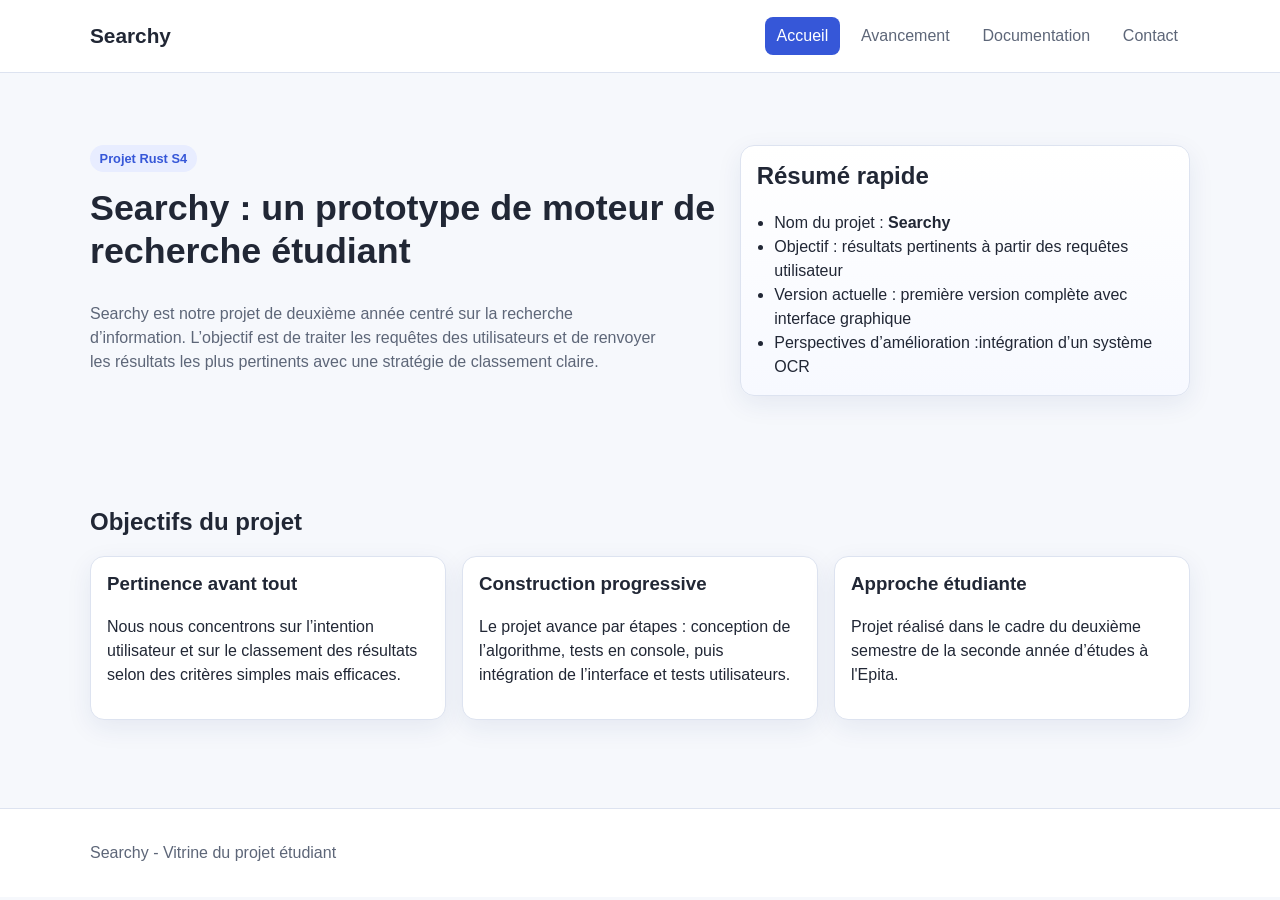
<file: index.html>
<!DOCTYPE html>
<html lang="fr">
  <head>
    <meta charset="UTF-8" />
    <meta name="viewport" content="width=device-width, initial-scale=1.0" />
    <title>Searchy | Accueil</title>
    <link rel="stylesheet" href="style.css" />
  </head>
  <body>
    <header class="site-header">
      <div class="container nav-wrapper">
        <a class="brand" href="index.html">Searchy</a>
        <nav aria-label="Navigation principale">
          <ul class="nav-list">
            <li><a class="nav-link active" href="index.html">Accueil</a></li>
            <li><a class="nav-link" href="avancement.html">Avancement</a></li>
            <li><a class="nav-link" href="documentation.html">Documentation</a></li>
            <li><a class="nav-link" href="contact.html">Contact</a></li>
          </ul>
        </nav>
      </div>
    </header>

    <main>
      <section class="hero section">
        <div class="container hero-grid">
          <div>
            <p class="tag">Projet Rust S4</p>
            <h1>Searchy : un prototype de moteur de recherche étudiant</h1>
            <p class="lead">
              Searchy est notre projet de deuxième année centré sur la recherche
              d’information. L’objectif est de traiter les requêtes des
              utilisateurs et de renvoyer les résultats les plus pertinents avec
              une stratégie de classement claire.
            </p>
          </div>
          <article class="card card-soft" aria-label="Vue d’ensemble du projet">
            <h2>Résumé rapide</h2>
            <ul class="list">
              <li>Nom du projet : <strong>Searchy</strong></li>
              <li>Objectif : résultats pertinents à partir des requêtes utilisateur</li>
              <li>Version actuelle : première version complète avec interface graphique</li>
              <li>Perspectives d’amélioration :intégration d’un système OCR </li>
            </ul>
          </article>
        </div>
      </section>

      <section class="section">
        <div class="container">
          <h2>Objectifs du projet</h2>
          <div class="card-grid">
            <article class="card">
              <h3>Pertinence avant tout</h3>
              <p>
                Nous nous concentrons sur l’intention utilisateur et sur le
                classement des résultats selon des critères simples mais
                efficaces.
              </p>
            </article>
            <article class="card">
              <h3>Construction progressive</h3>
              <p>
                Le projet avance par étapes : conception de l’algorithme, tests
                en console, puis intégration de l’interface et tests
                utilisateurs.
              </p>
            </article>
            <article class="card">
              <h3>Approche étudiante</h3>
              <p>
                Projet réalisé dans le cadre du deuxième semestre de la seconde année d’études à l'Epita.
              </p>
            </article>
          </div>
        </div>
      </section>
    </main>

    <footer class="site-footer">
      <div class="container">
        <p>Searchy - Vitrine du projet étudiant</p>
      </div>
    </footer>
  </body>
</html>
</file>
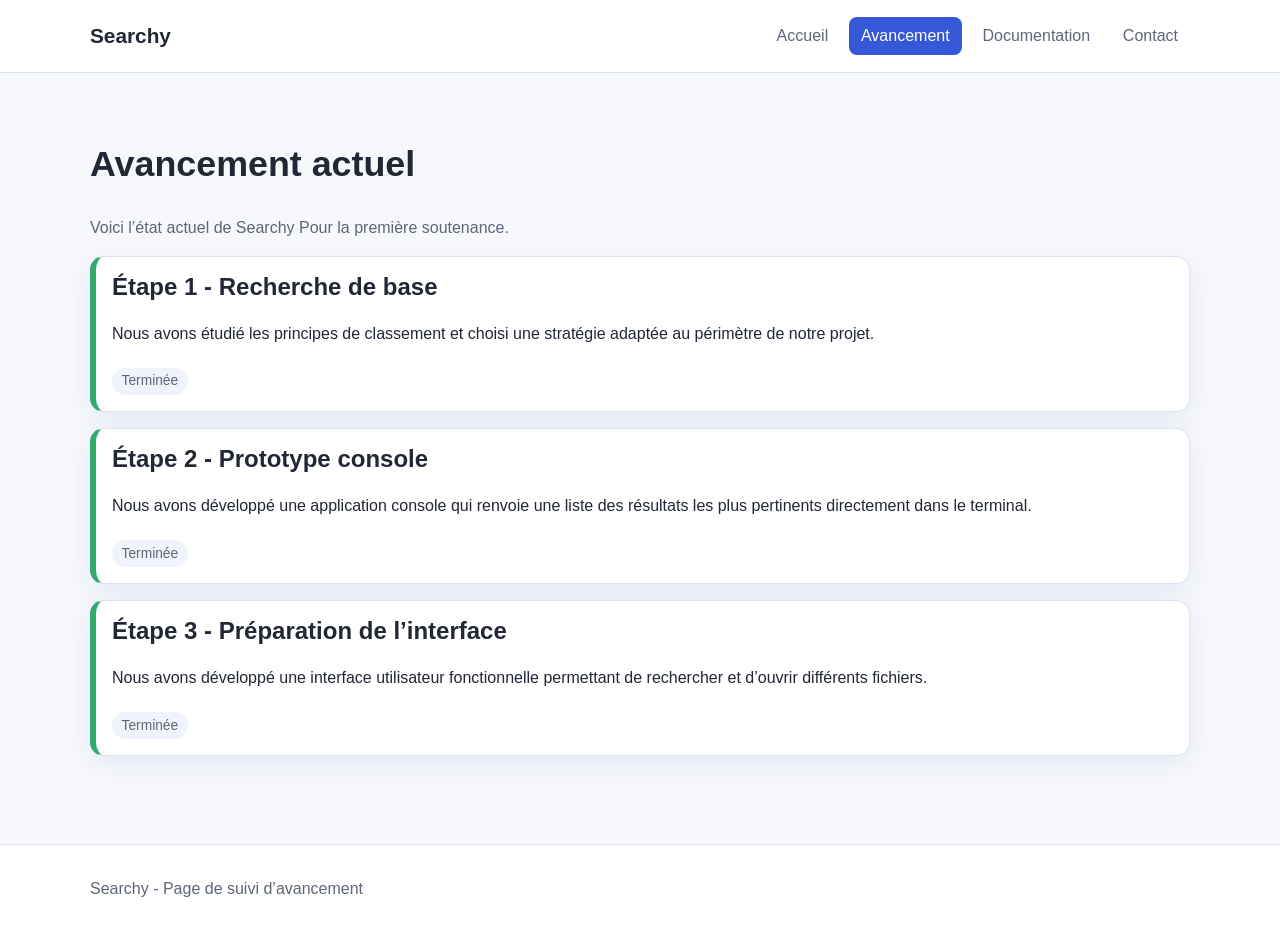
<file: avancement.html>
<!DOCTYPE html>
<html lang="fr">
  <head>
    <meta charset="UTF-8" />
    <meta name="viewport" content="width=device-width, initial-scale=1.0" />
    <title>Searchy | Avancement</title>
    <link rel="stylesheet" href="style.css" />
  </head>
  <body>
    <header class="site-header">
      <div class="container nav-wrapper">
        <a class="brand" href="index.html">Searchy</a>
        <nav aria-label="Navigation principale">
          <ul class="nav-list">
            <li><a class="nav-link" href="index.html">Accueil</a></li>
            <li><a class="nav-link active" href="avancement.html">Avancement</a></li>
            <li><a class="nav-link" href="documentation.html">Documentation</a></li>
            <li><a class="nav-link" href="contact.html">Contact</a></li>
          </ul>
        </nav>
      </div>
    </header>

    <main>
      <section class="section">
        <div class="container">
          <h1>Avancement actuel</h1>
          <p class="lead">
            Voici l’état actuel de Searchy Pour la première soutenance.
          </p>

          <div class="timeline">
            <article class="card timeline-item done">
              <h2>Étape 1 - Recherche de base</h2>
              <p>
                Nous avons étudié les principes de classement et choisi une
                stratégie adaptée au périmètre de notre projet.
              </p>
              <span class="status">Terminée</span>
            </article>

            <article class="card timeline-item done">
              <h2>Étape 2 - Prototype console</h2>
              <p>
                Nous avons développé une application console qui renvoie une
                liste des résultats les plus pertinents directement dans le
                terminal.
              </p>
              <span class="status">Terminée</span>
            </article>

            <article class="card timeline-item done">
              <h2>Étape 3 - Préparation de l’interface</h2>
              <p>
                Nous avons développé une interface utilisateur fonctionnelle permettant de rechercher et d’ouvrir différents fichiers.
              </p>
              <span class="status">Terminée</span>
            </article>
          </div>
        </div>
      </section>
    </main>

    <footer class="site-footer">
      <div class="container">
        <p>Searchy - Page de suivi d’avancement</p>
      </div>
    </footer>
  </body>
</html>
</file>
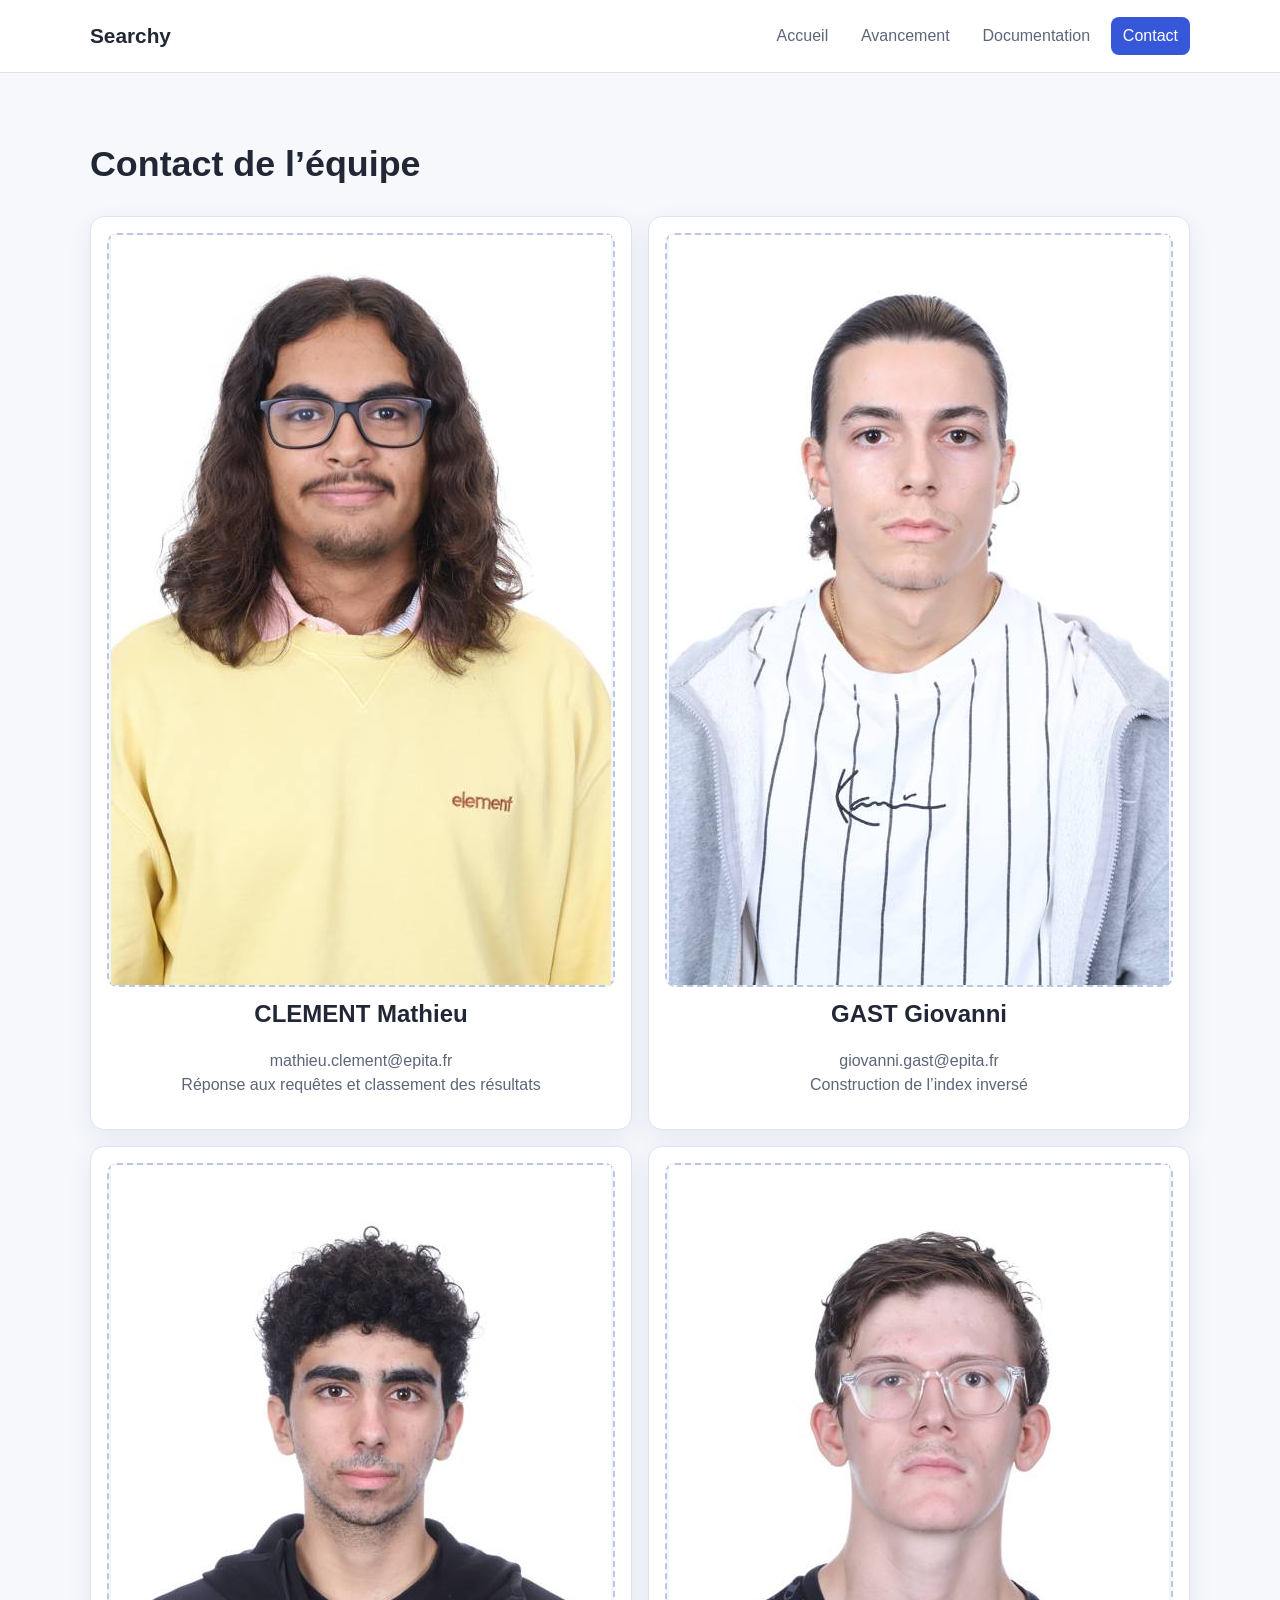
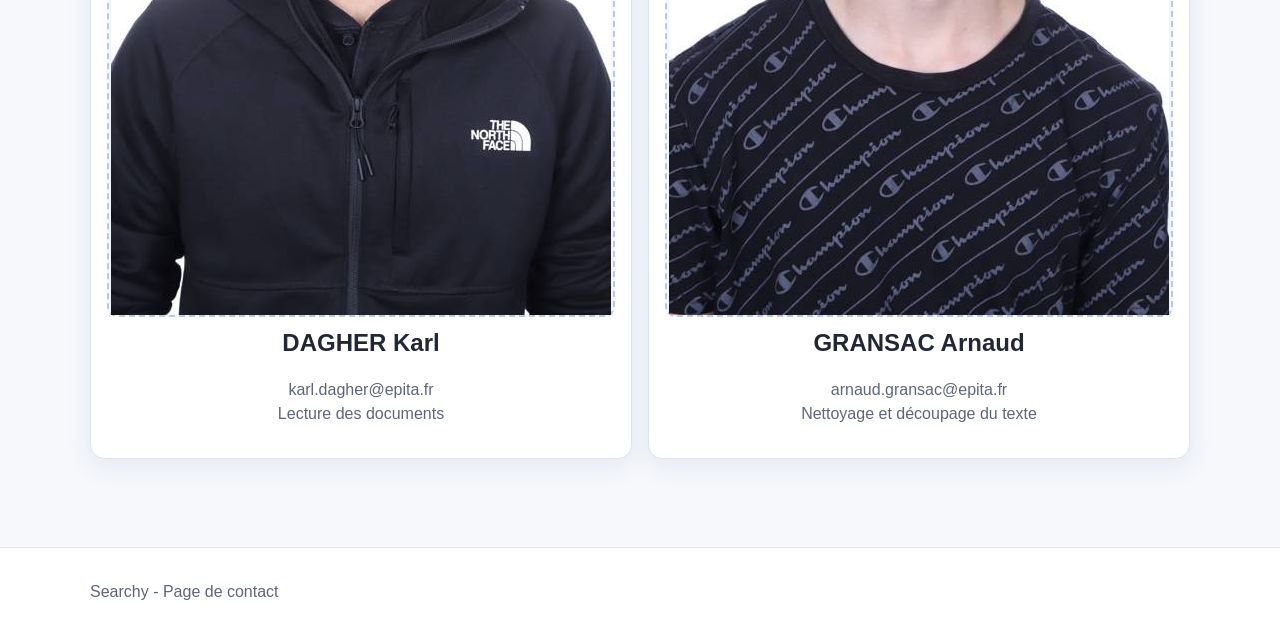
<file: contact.html>
<!DOCTYPE html>
<html lang="fr">
  <head>
    <meta charset="UTF-8" />
    <meta name="viewport" content="width=device-width, initial-scale=1.0" />
    <title>Searchy | Contact</title>
    <link rel="stylesheet" href="style.css" />
  </head>
  <body>
    <header class="site-header">
      <div class="container nav-wrapper">
        <a class="brand" href="index.html">Searchy</a>
        <nav aria-label="Navigation principale">
          <ul class="nav-list">
            <li><a class="nav-link" href="index.html">Accueil</a></li>
            <li><a class="nav-link" href="avancement.html">Avancement</a></li>
            <li><a class="nav-link" href="documentation.html">Documentation</a></li>
            <li><a class="nav-link active" href="contact.html">Contact</a></li>
          </ul>
        </nav>
      </div>
    </header>

    <main>
      <section class="section">
        <div class="container">
          <h1>Contact de l’équipe</h1>
          
          <div class="card-grid team-grid">
            <article class="card member-card">
              <div class="photo-placeholder" aria-hidden="true">
                <img src="mathieu.clement.jpg" alt="Photo de CLEMENT Mathieu"/>
              </div>
              <h2>CLEMENT Mathieu</h2>
              <p class="muted">mathieu.clement@epita.fr<br>Réponse aux requêtes et classement des résultats</p>
            </article>

            <article class="card member-card">
              <div class="photo-placeholder" aria-hidden="true">
                <img src="giovanni.gast.jpg" alt="Photo de GAST Giovanni"/>
              </div>
              <h2>GAST Giovanni</h2>
              <p class="muted">giovanni.gast@epita.fr <br>Construction de l’index inversé</p>
            </article>

            <article class="card member-card">
              <div class="photo-placeholder" aria-hidden="true">
                <img src="karl.dagher.jpg" alt="Photo de DAGHER Karl"/>
              </div>
              <h2>DAGHER Karl</h2>
              <p class="muted">karl.dagher@epita.fr<br>Lecture des documents</p>
            </article>

            <article class="card member-card">
              <div class="photo-placeholder" aria-hidden="true">
                <img src="arnaud.gransac.jpg" alt="Photo de GRANSAC Arnaud"/>
              </div>
              <h2>GRANSAC Arnaud</h2>
              <p class="muted">arnaud.gransac@epita.fr<br>Nettoyage et découpage du texte</p>
            </article>
          </div>
        </div>
      </section>
    </main>

    <footer class="site-footer">
      <div class="container">
        <p>Searchy - Page de contact</p>
      </div>
    </footer>
  </body>
</html>
</file>
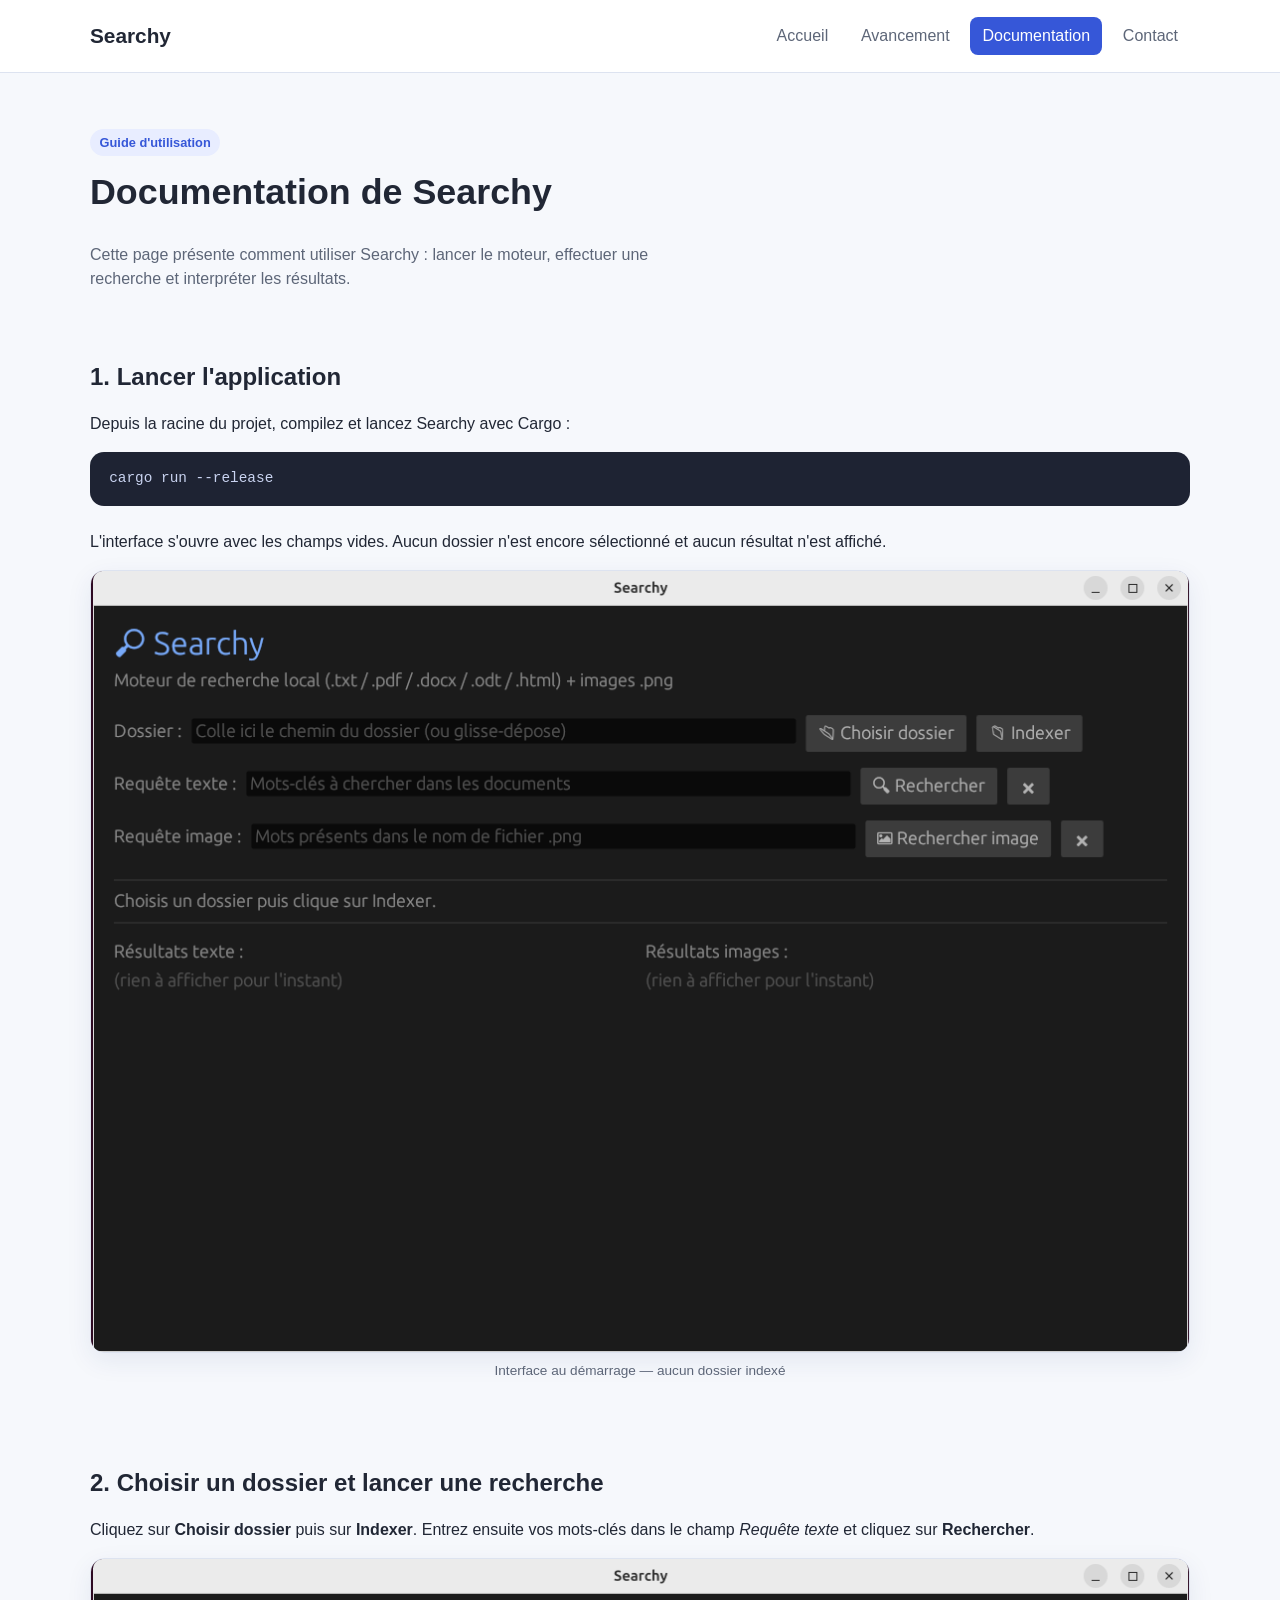
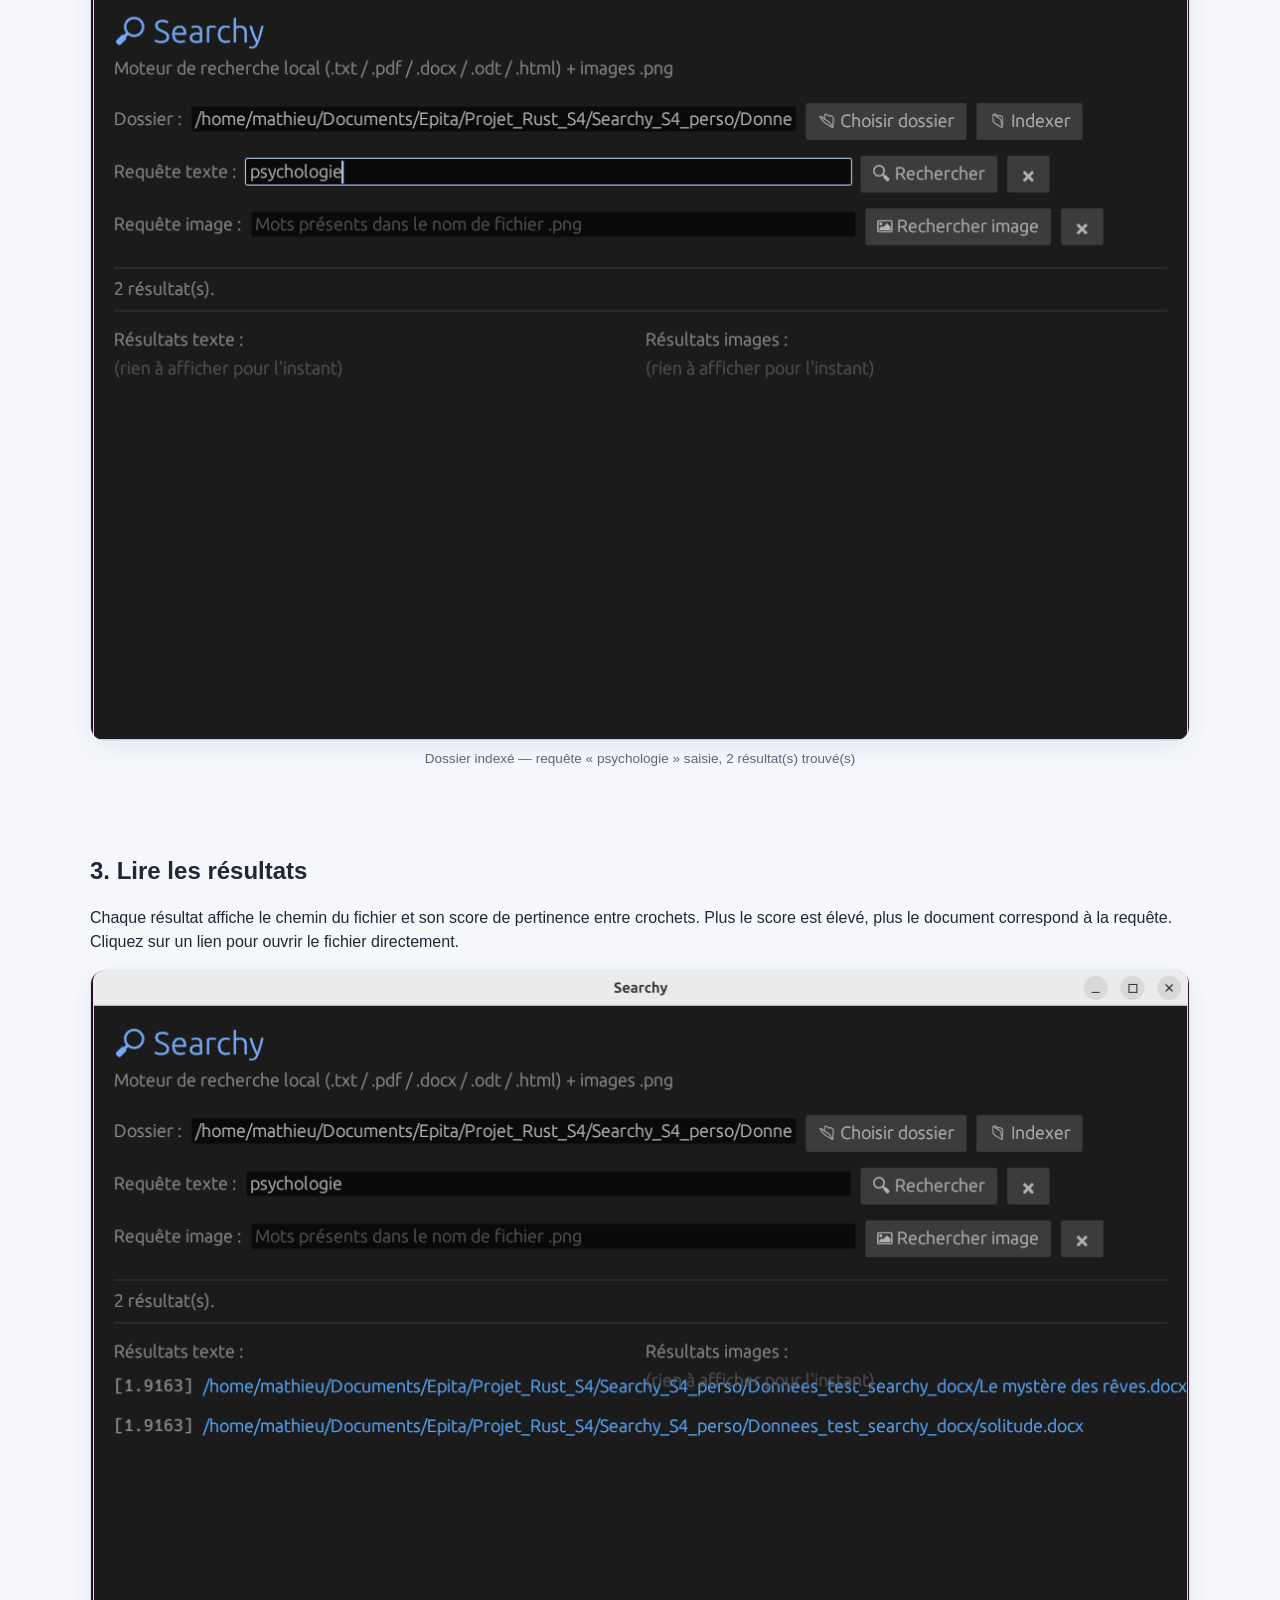
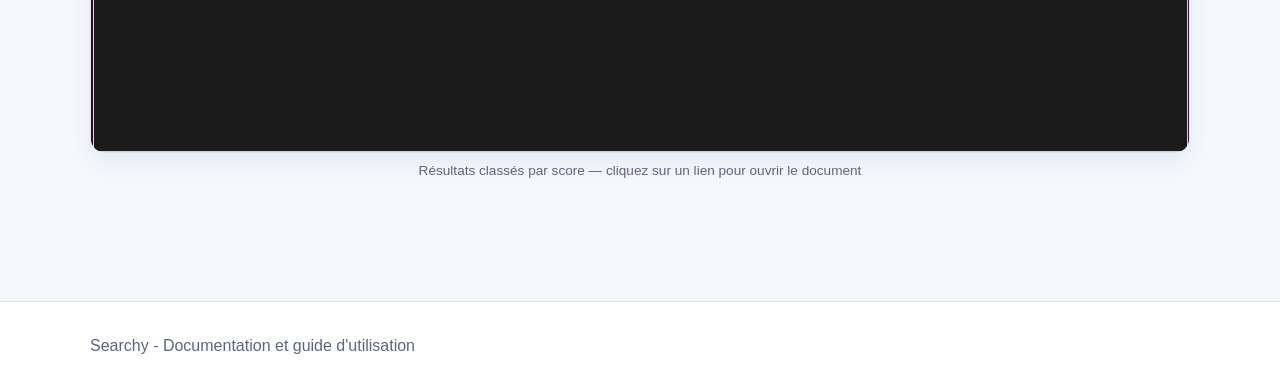
<file: documentation.html>
<!DOCTYPE html>
<html lang="fr">
  <head>
    <meta charset="UTF-8" />
    <meta name="viewport" content="width=device-width, initial-scale=1.0" />
    <title>Searchy | Documentation</title>
    <link rel="stylesheet" href="style.css" />
  </head>
  <body>
    <header class="site-header">
      <div class="container nav-wrapper">
        <a class="brand" href="index.html">Searchy</a>
        <nav aria-label="Navigation principale">
          <ul class="nav-list">
            <li><a class="nav-link" href="index.html">Accueil</a></li>
            <li><a class="nav-link" href="avancement.html">Avancement</a></li>
            <li><a class="nav-link active" href="documentation.html">Documentation</a></li>
            <li><a class="nav-link" href="contact.html">Contact</a></li>
          </ul>
        </nav>
      </div>
    </header>

    <main>
      <section class="section">
        <div class="container">
          <p class="tag">Guide d'utilisation</p>
          <h1>Documentation de Searchy</h1>
          <p class="lead">
            Cette page présente comment utiliser Searchy : lancer le moteur, effectuer
            une recherche et interpréter les résultats.
          </p>
        </div>
      </section>

      <section class="section" style="padding-top: 0;">
        <div class="container">
          <h2>1. Lancer l'application</h2>
          <p>
            Depuis la racine du projet, compilez et lancez Searchy avec Cargo :
          </p>
          <pre class="code-block"><code>cargo run --release</code></pre>
          <p>
            L'interface s'ouvre avec les champs vides. Aucun dossier n'est encore
            sélectionné et aucun résultat n'est affiché.
          </p>
          <figure class="screenshot-figure">
            <img src="screen1.png" alt="Interface Searchy au lancement, champs vides" />
            <figcaption>Interface au démarrage — aucun dossier indexé</figcaption>
          </figure>
        </div>
      </section>

      <section class="section" style="padding-top: 0;">
        <div class="container">
          <h2>2. Choisir un dossier et lancer une recherche</h2>
          <p>
            Cliquez sur <strong>Choisir dossier</strong> puis sur <strong>Indexer</strong>. Entrez ensuite vos mots-clés
            dans le champ <em>Requête texte</em> et cliquez sur <strong>Rechercher</strong>.
          </p>
          <figure class="screenshot-figure">
            <img src="screen2.png" alt="Dossier sélectionné, requête psychologie saisie, 2 résultats trouvés" />
            <figcaption>Dossier indexé — requête « psychologie » saisie, 2 résultat(s) trouvé(s)</figcaption>
          </figure>
        </div>
      </section>

      <section class="section" style="padding-top: 0;">
        <div class="container">
          <h2>3. Lire les résultats</h2>
          <p>
            Chaque résultat affiche le chemin du fichier et son score de pertinence entre
            crochets. Plus le score est élevé, plus le document correspond à la requête.
            Cliquez sur un lien pour ouvrir le fichier directement.
          </p>
          <figure class="screenshot-figure">
            <img src="screen3.png" alt="Résultats de la recherche psychologie avec scores [1.9163]" />
            <figcaption>Résultats classés par score — cliquez sur un lien pour ouvrir le document</figcaption>
          </figure>
        </div>
      </section>
    </main>

    <footer class="site-footer">
      <div class="container">
        <p>Searchy - Documentation et guide d'utilisation</p>
      </div>
    </footer>
  </body>
</html>
</file>
<file: style.css>
:root {
  --bg: #f6f8fc;
  --surface: #ffffff;
  --ink: #212735;
  --muted: #5d6678;
  --primary: #3657d8;
  --primary-soft: #e8edff;
  --border: #dde3f0;
  --radius: 14px;
  --shadow: 0 8px 26px rgba(30, 52, 110, 0.08);
}

* {
  box-sizing: border-box;
}

body {
  margin: 0;
  font-family: Arial, Helvetica, sans-serif;
  color: var(--ink);
  background: var(--bg);
  line-height: 1.5;
}

img {
  max-width: 100%;
  display: block;
}

.container {
  width: min(1100px, 92%);
  margin: 0 auto;
}

.section {
  padding: 3.5rem 0;
}

.site-header {
  background: var(--surface);
  border-bottom: 1px solid var(--border);
  position: sticky;
  top: 0;
}

.nav-wrapper {
  display: flex;
  justify-content: space-between;
  align-items: center;
  min-height: 72px;
  gap: 1rem;
}

.brand {
  text-decoration: none;
  font-size: 1.3rem;
  font-weight: 700;
  color: var(--ink);
}

.nav-list {
  list-style: none;
  display: flex;
  flex-wrap: wrap;
  gap: 0.55rem;
  padding: 0;
  margin: 0;
}

.nav-link {
  display: inline-block;
  text-decoration: none;
  color: var(--muted);
  padding: 0.45rem 0.75rem;
  border-radius: 8px;
}

.nav-link:hover,
.nav-link:focus-visible {
  background: var(--primary-soft);
  color: var(--primary);
}

.nav-link.active {
  background: var(--primary);
  color: #fff;
}

.hero {
  padding-top: 4.5rem;
}

.hero-grid {
  display: grid;
  gap: 1.2rem;
  grid-template-columns: 1.4fr 1fr;
}

.tag {
  display: inline-block;
  margin: 0;
  padding: 0.25rem 0.6rem;
  background: var(--primary-soft);
  color: var(--primary);
  border-radius: 999px;
  font-size: 0.8rem;
  font-weight: 700;
}

h1,
h2,
h3 {
  margin-top: 0;
  line-height: 1.2;
}

h1 {
  margin-top: 0.9rem;
  font-size: clamp(1.7rem, 2.8vw, 2.5rem);
}

.lead {
  color: var(--muted);
  max-width: 64ch;
}

.card-grid {
  display: grid;
  gap: 1rem;
  grid-template-columns: repeat(3, minmax(0, 1fr));
}

.card {
  background: var(--surface);
  border: 1px solid var(--border);
  border-radius: var(--radius);
  box-shadow: var(--shadow);
  padding: 1rem;
}

.card-soft {
  background: linear-gradient(180deg, #ffffff 0%, #f7f9ff 100%);
}

.list {
  margin: 0;
  padding-left: 1.1rem;
}

.timeline {
  display: grid;
  gap: 1rem;
}

.timeline-item {
  border-left: 6px solid #cfd6e9;
}

.timeline-item.done {
  border-left-color: #34a96f;
}

.timeline-item.current {
  border-left-color: var(--primary);
}

.status {
  display: inline-block;
  margin-top: 0.4rem;
  font-size: 0.86rem;
  color: var(--muted);
  background: #f0f3fb;
  border-radius: 999px;
  padding: 0.2rem 0.6rem;
}

.team-grid {
  grid-template-columns: repeat(2, minmax(0, 1fr));
}

.member-card {
  text-align: center;
}

.photo-placeholder {
  width: 100%;
  aspect-ratio: 4 / 3;
  border-radius: 10px;
  border: 2px dashed #bcc7e2;
  background: #f3f6ff;
  display: grid;
  place-items: center;
  color: #7a87a8;
  margin-bottom: 0.8rem;
}

.muted {
  color: var(--muted);
}

.site-footer {
  border-top: 1px solid var(--border);
  background: var(--surface);
  padding: 1rem 0;
  margin-top: 2rem;
  color: var(--muted);
}

.code-block {
  background: #1e2333;
  color: #c9d3f0;
  border-radius: var(--radius);
  padding: 1rem 1.2rem;
  font-size: 0.9rem;
  overflow-x: auto;
  margin: 1rem 0 1.5rem;
}

.screenshot-figure {
  margin: 1rem 0 2rem;
}

.screenshot-figure img {
  width: 100%;
  border-radius: var(--radius);
  border: 1px solid var(--border);
  box-shadow: var(--shadow);
}

.screenshot-figure figcaption {
  margin-top: 0.5rem;
  font-size: 0.85rem;
  color: var(--muted);
  text-align: center;
}

.screenshot-placeholder {
  width: 100%;
  min-height: 220px;
  border: 2px dashed #bcc7e2;
  border-radius: var(--radius);
  background: #f3f6ff;
  display: grid;
  place-items: center;
  color: #7a87a8;
  font-size: 0.95rem;
  margin: 1rem 0 2rem;
}

@media (max-width: 900px) {
  .hero-grid,
  .card-grid,
  .team-grid {
    grid-template-columns: 1fr;
  }
}
</file>
